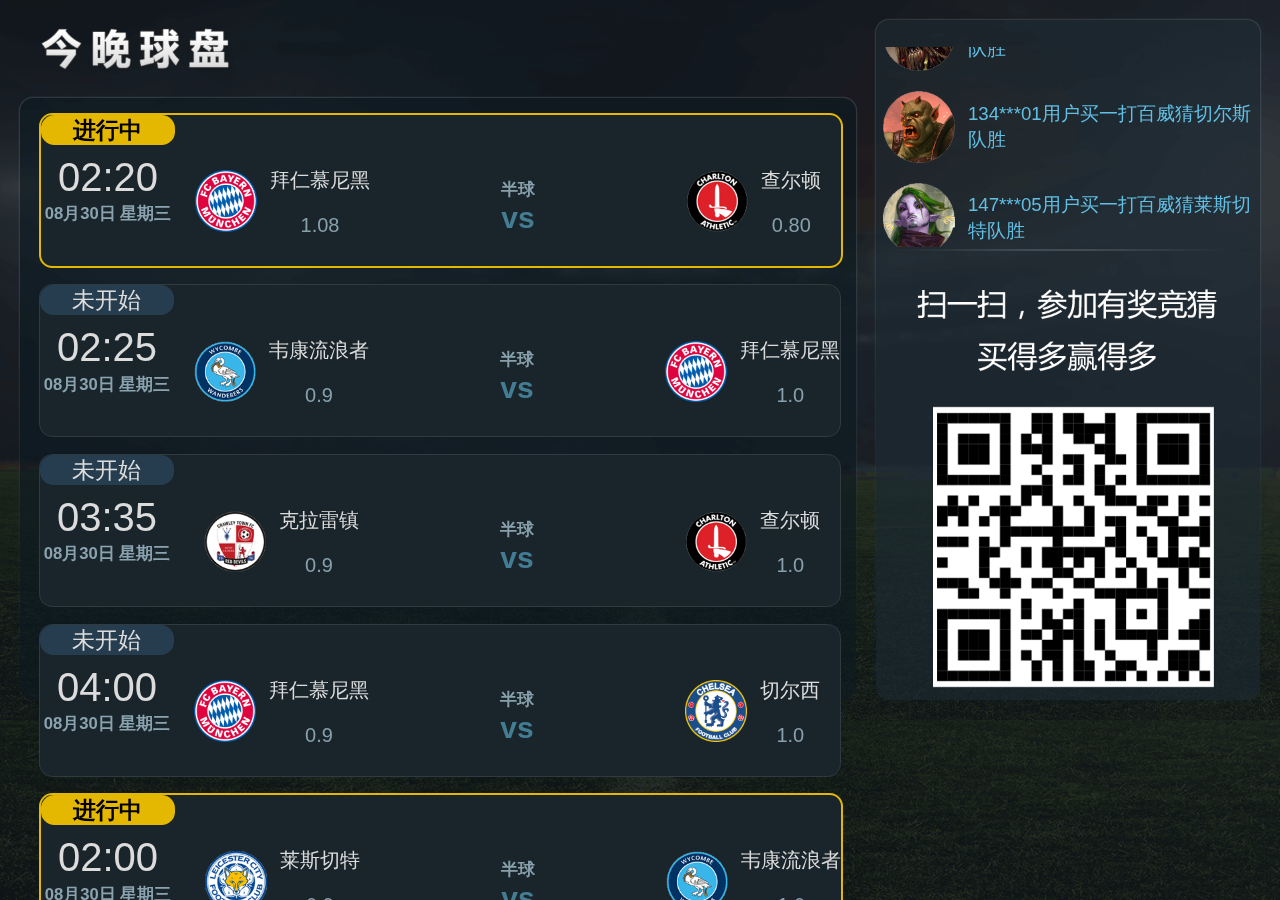
<file: index.html>
<!DOCTYPE html>
<html>

	<head>
		<meta charset="utf-8">
		<meta name="viewport" content="initial-scale=1.0, maximum-scale=1.0, user-scalable=no" />
		<link rel="stylesheet" type="text/css" href="css/index.css" />
		<title>足球电视屏幕</title>

	</head>

	<body>
		<div id="footballtv">
			<img id="title" src="img/title.png" />
			<div id="silder1" class="index_slider">
				
				<div class="swiper-container">
				  <div class="swiper-wrapper">
				  	<!--赛事  -->
				    <div class="swiper-slide">
				    	<div class="item" style="border: 2px solid #e4b801;">
					<div class="item_left">

						<span id="state" style="background-color: #e4b801; font-weight: bold; color: #000;">
					进行中
				</span>
						<span id="time">
					02:20
				</span>
						<span id="data_week">
					<span id="data">
						08月30日
					</span>
						<span id="week">
						星期三
					</span>
						</span>

					</div>
					<div class="item_right">
						<div id="team1">
							<img src="img/team1.png" />
							<div id="msg">

								<div id="name">
									拜仁慕尼黑
								</div>
								<div id="ratio">
									1.08
								</div>
							</div>
						</div>
						<div id="reading">
							<div style="position:relative;
								top: 0.32rem;">
								
								<span id="bq">半球</span>
								<span id="vs">vs</span>
							</div>
						</div>
						<div id="team2">
							<img src="img/team7.png" />
							<div id="msg">

								<div id="name">
									查尔顿
								</div>
								<div id="ratio">
									0.80
								</div>
							</div>
						</div>
					</div>
				</div>
				    	
				    </div>
				    <!--赛事  -->
				    <div class="swiper-slide">
				    	<div class="item">
					<div class="item_left">

						<span id="state">
					未开始
				</span>
						<span id="time">
					02:25
				</span>
						<span id="data_week">
					<span id="data">
						08月30日
					</span>
						<span id="week">
						星期三
					</span>
						</span>

					</div>
					<div class="item_right">
						<div id="team1">
							<img src="img/team5.png" />
							<div id="msg">

								<div id="name">
									韦康流浪者
								</div>
								<div id="ratio">
									0.9
								</div>
							</div>
						</div>
						<div id="reading">
							<div style="position:relative;
								top: 0.32rem;">
								<span id="bq">半球</span>
								<span id="vs">vs</span>
							</div>
						</div>
						<div id="team2">
							<img src="img/team1.png" />
							<div id="msg">

								<div id="name">

									拜仁慕尼黑
								</div>
								<div id="ratio">
									1.0
								</div>
							</div>
						</div>
					</div>
				</div>
				    	
				    </div>
				    <!--赛事  -->
				    <div class="swiper-slide">
				    	<div class="item">
					<div class="item_left">

						<span id="state">
					未开始
				</span>
						<span id="time">
					03:35
				</span>
						<span id="data_week">
					<span id="data">
						08月30日
					</span>
						<span id="week">
						星期三
					</span>
						</span>

					</div>
					<div class="item_right">
						<div id="team1">
							<img src="img/team6.png" />
							<div id="msg">

								<div id="name">
									克拉雷镇
								</div>
								<div id="ratio">
									0.9
								</div>
							</div>
						</div>
						<div id="reading">
							<div style="position:relative;
								top: 0.32rem;">
								<span id="bq">半球</span>
								<span id="vs">vs</span>
							</div>
						</div>
						<div id="team2">
							<img src="img/team7.png" />
							<div id="msg">

								<div id="name">

									查尔顿
								</div>
								<div id="ratio">
									1.0
								</div>
							</div>
						</div>
					</div>
				</div>
				    	
				    </div>
				    <!--赛事  -->
				    <div class="swiper-slide">
				    	<div class="item">
					<div class="item_left">

						<span id="state">
					未开始
				</span>
						<span id="time">
					04:00
				</span>
						<span id="data_week">
					<span id="data">
						08月30日
					</span>
						<span id="week">
						星期三
					</span>
						</span>

					</div>
					<div class="item_right">
						<div id="team1">
							<img src="img/team1.png" />
							<div id="msg">

								<div id="name">
									拜仁慕尼黑
								</div>
								<div id="ratio">
									0.9
								</div>
							</div>
						</div>
						<div id="reading">
							<div style="position:relative;
								top: 0.32rem;">
								
								<span id="bq">半球</span>
								<span id="vs">vs</span>
							</div>
						</div>
						<div id="team2">
							<img src="img/team2.png" />
							<div id="msg">

								<div id="name">
									切尔西
								</div>
								<div id="ratio">
									1.0
								</div>
							</div>
						</div>
					</div>
				</div>
				    	
				    </div>
				    <!--赛事  -->
				    <div class="swiper-slide">
				    	<div class="item" style="border: 2px solid #e4b801;">
					<div class="item_left">

						<span id="state" style="background-color: #e4b801; font-weight: bold; color: #000;">
					进行中
				</span>
						<span id="time">
					02:00
				</span>
						<span id="data_week">
					<span id="data">
						08月30日
					</span>
						<span id="week">
						星期三
					</span>
						</span>

					</div>
					<div class="item_right">
						<div id="team1">
							<img src="img/team3.png" />
							<div id="msg">

								<div id="name">
									莱斯切特
								</div>
								<div id="ratio">
									0.9
								</div>
							</div>
						</div>
						<div id="reading">
							<div style="position:relative;
								top: 0.32rem;">
								
								<span id="bq">半球</span>
								<span id="vs">vs</span>
							</div>
						</div>
						<div id="team2">
							<img src="img/team5.png" />
							<div id="msg">

								<div id="name">
									韦康流浪者
								</div>
								<div id="ratio">
									1.0
								</div>
							</div>
						</div>
					</div>
				</div>

				    </div>
				  </div>
				</div>
								
				
				
				
				
				
				
			</div>

			<div id="right">
				<div id="winnews">
					<div id="userlist">

						<div id="user1">
							<img src="img/head_1.png" />
							<span id="">134***01用户买一打百威猜切尔斯队胜</span>
						</div>
						<div id="user2">
							<img src="img/head_2.png" />
							<span id="">134***01用户买一打百威猜切尔斯队胜</span>
						</div>
					</div>
				</div>
				<img id="code" src="img/code.png" />
			</div>
		</div>
		<script src="js/jquery-1.8.3.min.js" type="text/javascript" charset="utf-8"></script>
		<script src="js/idangerous.swiper2.7.6.min.js"></script>
		<script src="js/index.js" type="text/javascript" charset="utf-8"></script>
		<script src="js/rem.js" type="text/javascript" charset="utf-8"></script>

	</body>

</html>
</file>
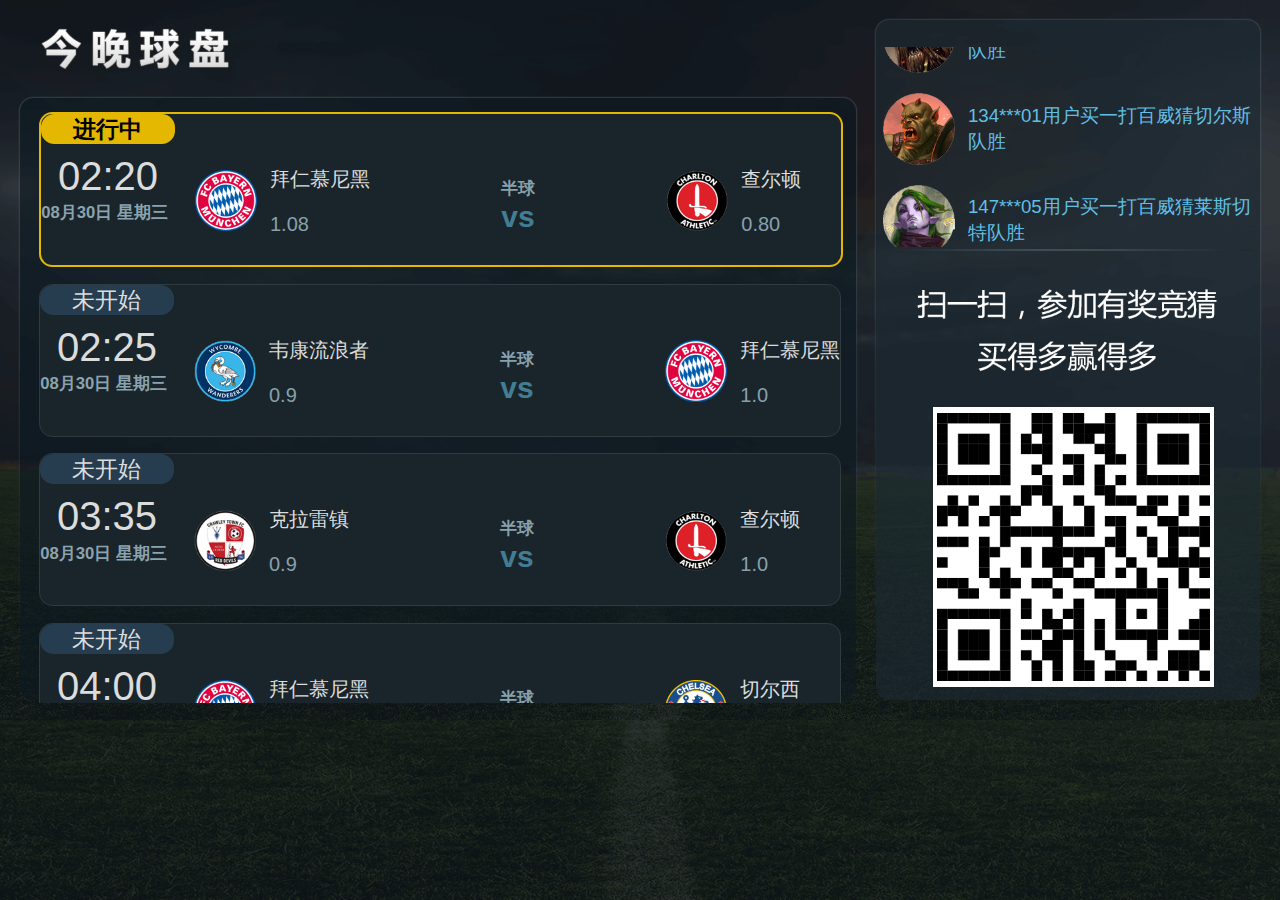
<file: index_native.html>
<!DOCTYPE html>
<html>

	<head>
		<meta charset="utf-8">
		<meta name="viewport" content="initial-scale=1.0, maximum-scale=1.0, user-scalable=no" />
		<link rel="stylesheet" type="text/css" href="css/index.css" />
		<title>足球电视屏幕</title>
		<style type="text/css">
			
		</style>
	</head>

	<body>
		<div id="footballtv">
			<img id="title" src="img/title.png" />
			<div id="left">
				<div id="silder1">
					<!--赛事  -->
					<div class="item" style="border: 2px solid #e4b801;">
						<div class="item_left">
							<span id="state" style="background-color: #e4b801; font-weight: bold; color: #000;">进行中</span>
							<span id="time">02:20</span>
							<span id="data_week">
								<span id="data">08月30日</span>
								<span id="week">星期三</span>
							</span>
						</div>
						<div class="item_right">
							<div id="team1">
								<img src="img/team1.png" />
								<div id="msg">
									<div id="name">拜仁慕尼黑</div>
									<div id="ratio">1.08</div>
								</div>
							</div>
							<div id="reading">
								<div style="position:relative;top: 0.32rem;">
									<span id="bq">半球</span>
									<span id="vs">vs</span>
								</div>
							</div>
							<div id="team2">
								<img src="img/team7.png" />
								<div id="msg">
									<div id="name">查尔顿</div>
									<div id="ratio">0.80</div>
								</div>
							</div>
						</div>
					</div>
					<!--赛事  -->
					<div class="item">
						<div class="item_left">
							<span id="state">未开始</span>
							<span id="time">02:25</span>
							<span id="data_week">
								<span id="data">08月30日</span>
								<span id="week">星期三</span>
							</span>
						</div>
						<div class="item_right">
							<div id="team1">
								<img src="img/team5.png" />
								<div id="msg">
									<div id="name">韦康流浪者</div>
									<div id="ratio">0.9</div>
								</div>
							</div>
							<div id="reading">
								<div style="position:relative;top: 0.32rem;">
									<span id="bq">半球</span>
									<span id="vs">vs</span>
								</div>
							</div>
							<div id="team2">
								<img src="img/team1.png" />
								<div id="msg">
									<div id="name">拜仁慕尼黑</div>
									<div id="ratio">1.0</div>
								</div>
							</div>
						</div>
					</div>
					<!--赛事  -->
					<div class="item">
						<div class="item_left">
							<span id="state">未开始</span>
							<span id="time">03:35</span>
							<span id="data_week">
								<span id="data">08月30日</span>
								<span id="week">星期三</span>
							</span>
						</div>
						<div class="item_right">
							<div id="team1">
								<img src="img/team6.png" />
								<div id="msg">
									<div id="name">克拉雷镇</div>
									<div id="ratio">0.9</div>
								</div>
							</div>
							<div id="reading">
								<div style="position:relative;top: 0.32rem;">
									<span id="bq">半球</span>
									<span id="vs">vs</span>
								</div>
							</div>
							<div id="team2">
								<img src="img/team7.png" />
								<div id="msg">
									<div id="name">查尔顿</div>
									<div id="ratio">1.0</div>
								</div>
							</div>
						</div>
					</div>
					<!--赛事  -->
					<div class="item">
						<div class="item_left">
							<span id="state">未开始</span>
							<span id="time">04:00</span>
							<span id="data_week">
								<span id="data">08月30日</span>
								<span id="week">星期三</span>
							</span>
						</div>
						<div class="item_right">
							<div id="team1">
								<img src="img/team1.png" />
								<div id="msg">
									<div id="name">拜仁慕尼黑</div>
									<div id="ratio">0.9</div>
								</div>
							</div>
							<div id="reading">
								<div style="position:relative;top: 0.32rem;">
									<span id="bq">半球</span>
									<span id="vs">vs</span>
								</div>
							</div>
							<div id="team2">
								<img src="img/team2.png" />
								<div id="msg">
									<div id="name">切尔西</div>
									<div id="ratio">1.0</div>
								</div>
							</div>
						</div>
					</div>
					<!--赛事  -->
					<div class="item" style="border: 2px solid #e4b801;">
						<div class="item_left">
							<span id="state" style="background-color: #e4b801; font-weight: bold; color: #000;">进行中</span>
							<span id="time">02:00</span>
							<span id="data_week">
								<span id="data">08月30日</span>
								<span id="week">星期三</span>
							</span>
						</div>
						<div class="item_right">
							<div id="team1">
								<img src="img/team3.png" />
								<div id="msg">
									<div id="name">莱斯切特</div>
									<div id="ratio">0.9</div>
								</div>
							</div>
							<div id="reading">
								<div style="position:relative;top: 0.32rem;">
									<span id="bq">半球</span>
									<span id="vs">vs</span>
								</div>
							</div>
							<div id="team2">
								<img src="img/team5.png" />
								<div id="msg">
									<div id="name">韦康流浪者</div>
									<div id="ratio">1.0</div>
								</div>
							</div>
						</div>
					</div>
				</div>
				<div id="slider2">
				</div>
			</div>

			<div id="right">
				<div id="winnews">
					<div id="userlist">
						<div id="user1">
							<img src="img/head_1.png" />
							<span id="">134***01用户买一打百威猜切尔斯队胜</span>
						</div>
						<div id="user2">
							<img src="img/head_2.png" />
							<span id="">134***01用户买一打百威猜切尔斯队胜</span>
						</div>
					</div>
				</div>
				<img id="code" src="img/code.png" />
			</div>
		</div>
		<script type="text/javascript" src="js/jquery-1.8.3.min.js"></script>
		<script src="js/index_native.js" type="text/javascript" charset="utf-8"></script>
		<script src="js/rem.js" type="text/javascript" charset="utf-8"></script>

	</body>

</html>
</file>
<file: css/index.css>
@rpx : 16;
html, body { position: relative; height: 100%; }

body { background: #eee; font-family: Helvetica Neue, Helvetica, Arial, sans-serif; font-size: 14px; color: #000; margin: 0; padding: 0; }

.swiper-container { width: 100%; height: 100%; }

.swiper-slide { text-align: center; font-size: 18px; /* Center slide text vertically */ display: -webkit-box; display: -ms-flexbox; }

* { margin: 0; padding: 0; border: none; }

html, body { width: 100%; height: 100%; font-size: 16px; background: url(../img/big_b.png) repeat; background-size: cover; background-position: center center; }

#footballtv { width: 10rem; height: 5.625rem; background: url(../img/background.png) no-repeat; background-size: cover; background-position: center center; }

#title { position: absolute; top: 0.21875rem; width: 1.46875rem; height: 0.3333333333rem; left: 0.3229166667rem; }

.index_slider { overflow: hidden; position: relative; top: 0.7604166667rem; left: 0.1510416667rem; }

#silder1, #slider2 { border-radius: 0.1041666667rem; }
#silder1 #item_one, #slider2 #item_one { z-index: 0; margin-top: 0.15625rem; margin-left: 0.15625rem; }
#silder1 #item_one #reading, #slider2 #item_one #reading { height: 100%; width: 2.1979166667rem; text-align: center; margin: auto; }
#silder1 #item_one #reading img, #slider2 #item_one #reading img { position: absolute; width: 0.5885416667rem; height: 0.6510416667rem; margin-top: 0.2083333333rem; z-index: 0; margin-left: -0.15625rem; }
#silder1 #item_one #reading #bq, #slider2 #item_one #reading #bq { margin-top: 0.3125rem; position: relative; z-index: 99; }
#silder1 #item_one #reading #vs, #slider2 #item_one #reading #vs { position: relative; z-index: 99; }
#silder1 .item, #slider2 .item { width: 6.2291666667rem; height: 1.0260416667rem; border-radius: 0.1041666667rem; margin-top: 0.1302083333rem; margin-left: 0.15625rem; background-color: #19252b; border: 1px solid #2f3b41; display: table; }
#silder1 .item .item_left, #slider2 .item .item_left { display: table-cell; width: 1.09375rem; margin-top: 0.0520833333rem; margin-left: 0.0520833333rem; }
#silder1 .item #state, #slider2 .item #state { display: inline-block; text-align: center; width: 1.0416666667rem; height: 0.234375rem; line-height: 0.234375rem; background-color: #263d4f; border-radius: 0.1041666667rem; font-size: 0.1822916667rem; color: #dcdcdc; }
#silder1 .item #time, #slider2 .item #time { margin-top: 0.078125rem; font-size: 0.3125rem; color: #dcdcdc; display: block; width: 1.0416666667rem; text-align: center; }
#silder1 .item #data_week, #slider2 .item #data_week { font-weight: bold; margin-top: 0.0260416667rem; color: #8aa3af; display: block; font-size: 0.1302083333rem; }
#silder1 .item .item_right, #slider2 .item .item_right { margin-left: 0.15625rem; width: 5.0520833333rem; height: 1rem; position: relative; display: table; }
#silder1 .item .item_right #team1, #silder1 .item .item_right #team2, #slider2 .item .item_right #team1, #slider2 .item .item_right #team2 { display: table-cell; margin: auto 0; display: table; }
#silder1 .item .item_right #team1 img, #silder1 .item .item_right #team2 img, #slider2 .item .item_right #team1 img, #slider2 .item .item_right #team2 img { display: inline-block; width: 0.484375rem; height: 0.4791666667rem; }
#silder1 .item .item_right #team1 #msg, #silder1 .item .item_right #team2 #msg, #slider2 .item .item_right #team1 #msg, #slider2 .item .item_right #team2 #msg { display: inline-block; margin-left: 0.1041666667rem; }
#silder1 .item .item_right #team1 #msg #name, #silder1 .item .item_right #team2 #msg #name, #slider2 .item .item_right #team1 #msg #name, #slider2 .item .item_right #team2 #msg #name { display: inline; font-size: 0.15625rem; color: #dcdcdc; }
#silder1 .item .item_right #team1 #msg #ratio, #silder1 .item .item_right #team2 #msg #ratio, #slider2 .item .item_right #team1 #msg #ratio, #slider2 .item .item_right #team2 #msg #ratio { margin-top: 0.15625rem; font-size: 0.15625rem; color: #88A0AC; }
#silder1 .item .item_right #team1, #slider2 .item .item_right #team1 { width: 1.3697916667rem; position: absolute; top: 0; bottom: 0; margin: auto; }
#silder1 .item .item_right #team2, #slider2 .item .item_right #team2 { width: 1.3697916667rem; position: absolute; right: 0; top: 0; bottom: 0; margin: auto; }
#silder1 .item .item_right #reading, #slider2 .item .item_right #reading { display: table-cell; text-align: center; width: 2.1979166667rem; margin: auto 0; font-weight: bold; position: absolute; left: 0; right: 0; top: 0; right: 0; bottom: 0; margin: auto; }
#silder1 .item .item_right #reading img, #slider2 .item .item_right #reading img { position: absolute; width: 0.5885416667rem; height: 0.6510416667rem; z-index: 0; margin-top: -0.15625rem; margin-left: -0.15625rem; }
#silder1 .item .item_right #reading #bq, #slider2 .item .item_right #reading #bq { display: inline-block; font-size: 0.1302083333rem; color: #88A0AC; position: relative; z-index: 99; }
#silder1 .item .item_right #reading #vs, #slider2 .item .item_right #reading #vs { display: block; color: #437d93; font-size: 0.234375rem; position: relative; z-index: 99; }

#right #winnews { position: absolute; top: 0.3645833333rem; left: 6.8229166667rem; height: 1.5625rem; overflow: hidden; width: 2.9479166667rem; font-size: 0.1458333333rem; color: #61bfe4; }
#right #winnews #userlist { position: absolute; }
#right #winnews #user1, #right #winnews #user2 { margin-left: 0.078125rem; margin-bottom: 0.15625rem; display: table; }
#right #winnews #user1 img, #right #winnews #user2 img { display: table-cell; height: 0.5572916667rem; vertical-align: middle; }
#right #winnews span { display: table-cell; margin: auto 0; padding-left: 0.1041666667rem; vertical-align: middle; margin-left: 0.1041666667rem; }
#right #code { position: absolute; width: 2.1927083333rem; height: 2.1927083333rem; left: 7.2916666667rem; top: 3.1770833333rem; }

#left { width: 6.5364583333rem; height: 4.7291666667rem; overflow: hidden; position: relative; top: 0.7604166667rem; left: 0.1510416667rem; }
#left .item { overflow: hidden; }

/*# sourceMappingURL=index.css.map */
</file>
